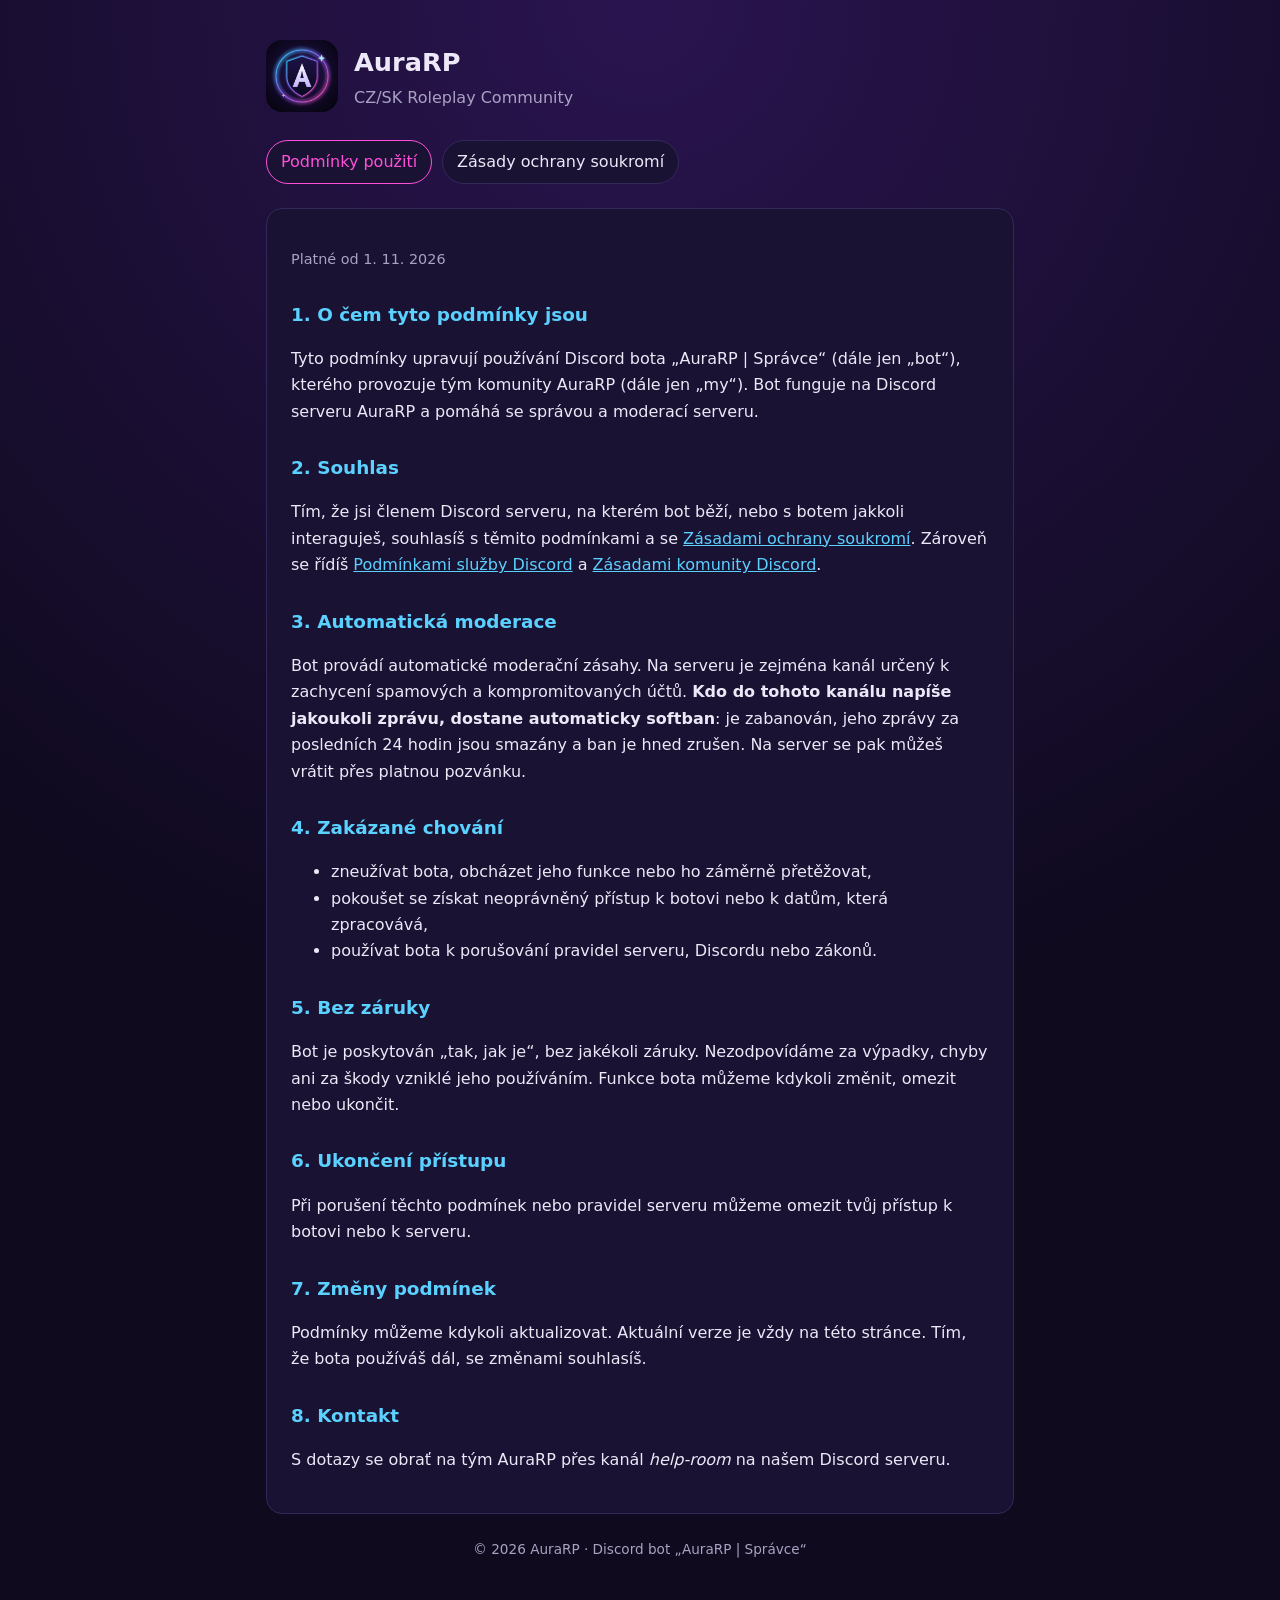
<file: index.html>
<!doctype html><html lang="cs"><head><meta charset="utf-8"><meta http-equiv="refresh" content="0; url=terms.html"><title>AuraRP</title></head><body><a href="terms.html">Podmínky použití</a> · <a href="privacy.html">Zásady ochrany soukromí</a></body></html>
</file>
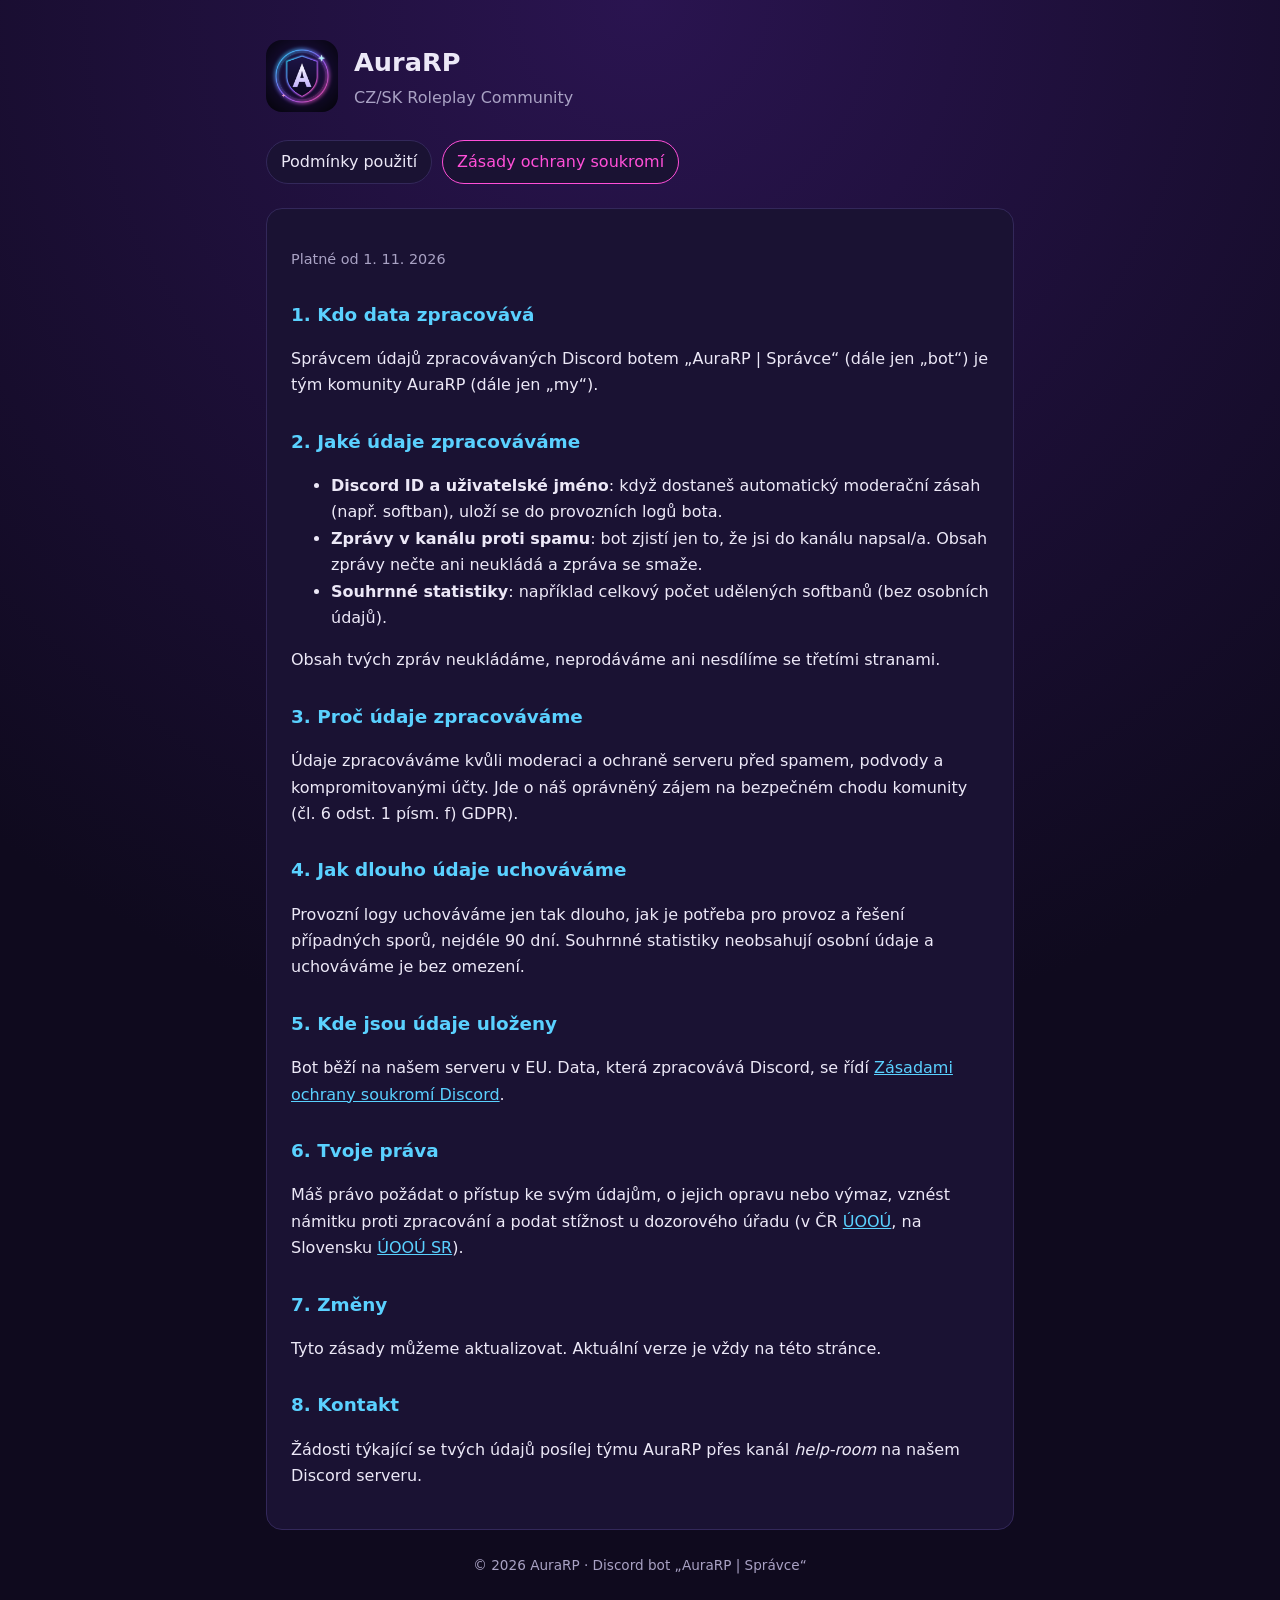
<file: privacy.html>
<!doctype html>
<html lang="cs"><head><meta charset="utf-8"><meta name="viewport" content="width=device-width,initial-scale=1">
<title>Zásady ochrany soukromí · AuraRP</title><link rel="icon" href="logo.png"><link rel="stylesheet" href="style.css"></head>
<body><main>
<header><img src="logo.png" alt="AuraRP logo"><div><h1>AuraRP</h1><p>CZ/SK Roleplay Community</p></div></header>
<nav><a href="terms.html">Podmínky použití</a><a href="privacy.html" class="active">Zásady ochrany soukromí</a></nav>
<article>
<p class="muted">Platné od 1. 11. 2026</p>
<h2>1. Kdo data zpracovává</h2>
<p>Správcem údajů zpracovávaných Discord botem „AuraRP | Správce“ (dále jen „bot“) je tým komunity AuraRP (dále jen „my“).</p>
<h2>2. Jaké údaje zpracováváme</h2>
<ul>
<li><strong>Discord ID a uživatelské jméno</strong>: když dostaneš automatický moderační zásah (např. softban), uloží se do provozních logů bota.</li>
<li><strong>Zprávy v kanálu proti spamu</strong>: bot zjistí jen to, že jsi do kanálu napsal/a. Obsah zprávy nečte ani neukládá a zpráva se smaže.</li>
<li><strong>Souhrnné statistiky</strong>: například celkový počet udělených softbanů (bez osobních údajů).</li>
</ul>
<p>Obsah tvých zpráv neukládáme, neprodáváme ani nesdílíme se třetími stranami.</p>
<h2>3. Proč údaje zpracováváme</h2>
<p>Údaje zpracováváme kvůli moderaci a ochraně serveru před spamem, podvody a kompromitovanými účty. Jde o náš oprávněný zájem na bezpečném chodu komunity (čl. 6 odst. 1 písm. f) GDPR).</p>
<h2>4. Jak dlouho údaje uchováváme</h2>
<p>Provozní logy uchováváme jen tak dlouho, jak je potřeba pro provoz a řešení případných sporů, nejdéle 90 dní. Souhrnné statistiky neobsahují osobní údaje a uchováváme je bez omezení.</p>
<h2>5. Kde jsou údaje uloženy</h2>
<p>Bot běží na našem serveru v EU. Data, která zpracovává Discord, se řídí <a href="https://discord.com/privacy">Zásadami ochrany soukromí Discord</a>.</p>
<h2>6. Tvoje práva</h2>
<p>Máš právo požádat o přístup ke svým údajům, o jejich opravu nebo výmaz, vznést námitku proti zpracování a podat stížnost u dozorového úřadu (v ČR <a href="https://uoou.gov.cz">ÚOOÚ</a>, na Slovensku <a href="https://dataprotection.gov.sk">ÚOOÚ SR</a>).</p>
<h2>7. Změny</h2>
<p>Tyto zásady můžeme aktualizovat. Aktuální verze je vždy na této stránce.</p>
<h2>8. Kontakt</h2>
<p>Žádosti týkající se tvých údajů posílej týmu AuraRP přes kanál <em>help-room</em> na našem Discord serveru.</p>
</article><footer>© 2026 AuraRP · Discord bot „AuraRP | Správce“</footer></main></body></html>
</file>
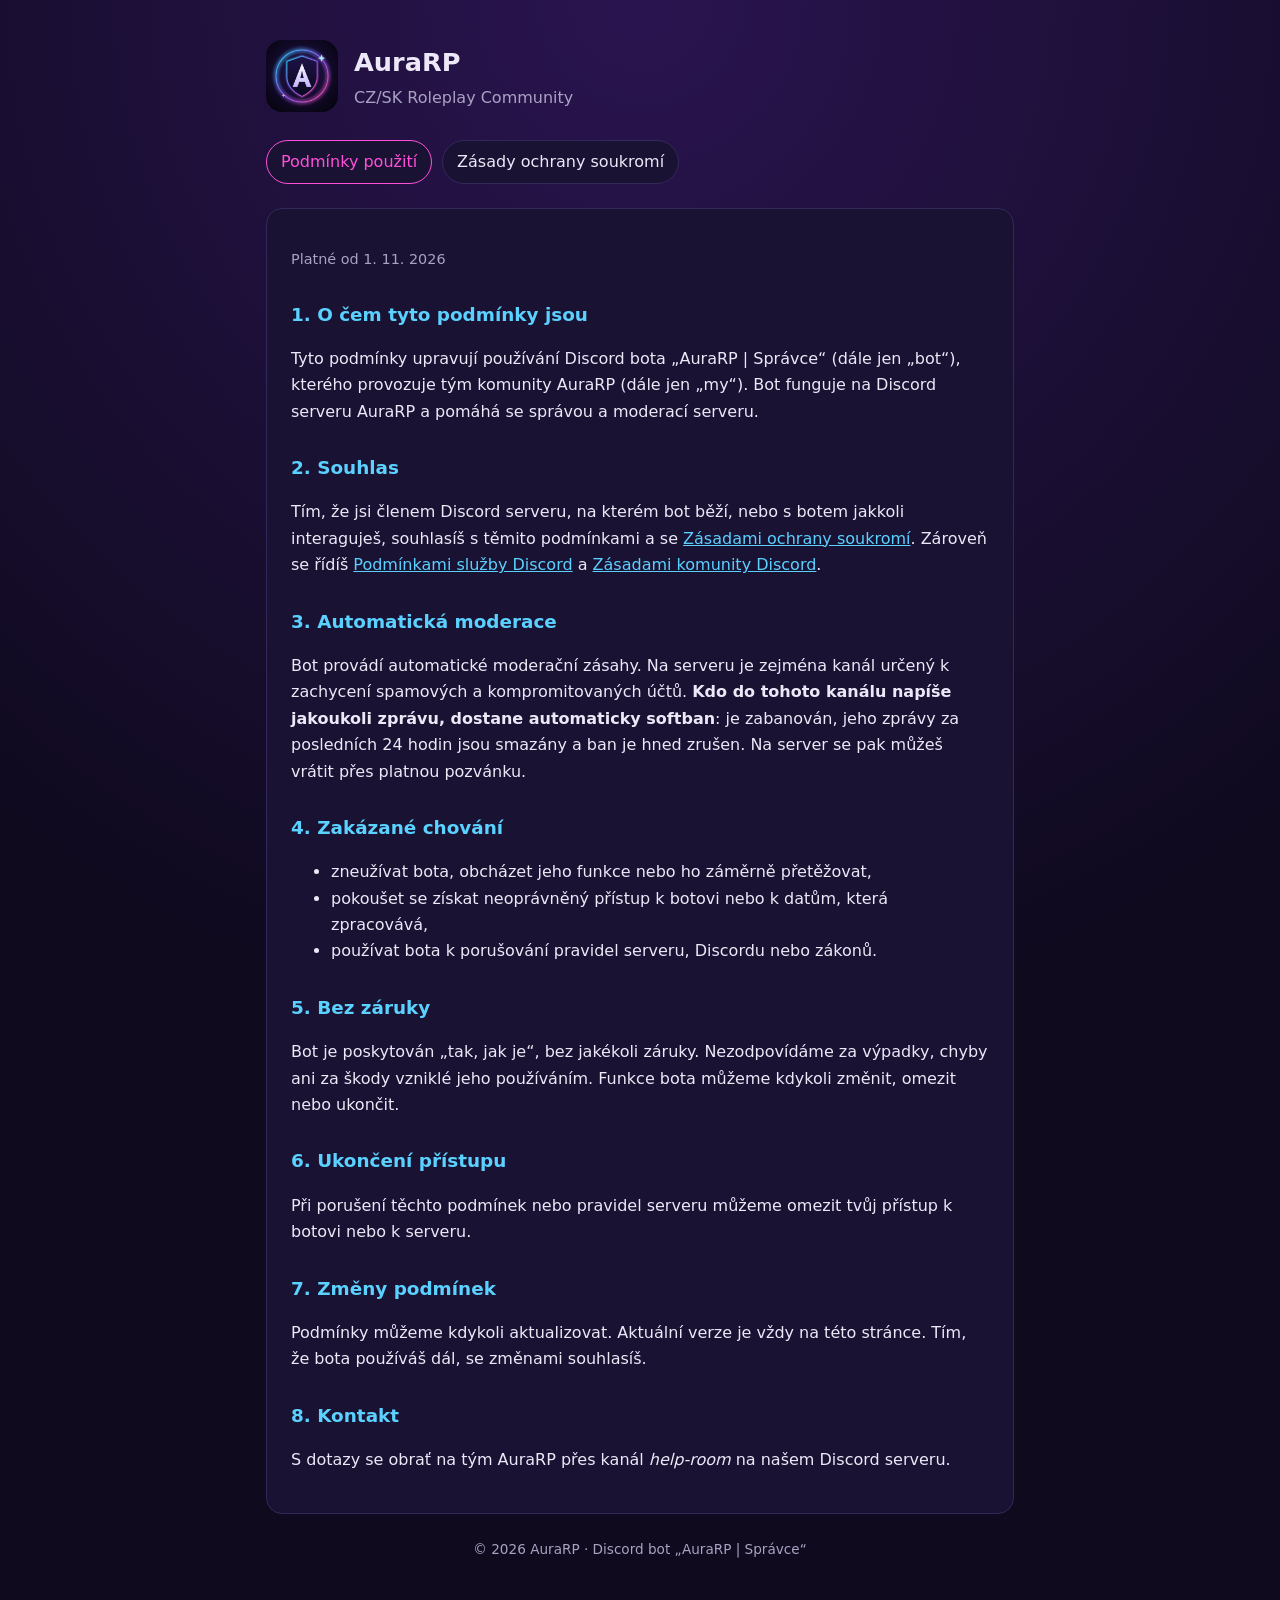
<file: terms.html>
<!doctype html>
<html lang="cs"><head><meta charset="utf-8"><meta name="viewport" content="width=device-width,initial-scale=1">
<title>Podmínky použití · AuraRP</title><link rel="icon" href="logo.png"><link rel="stylesheet" href="style.css"></head>
<body><main>
<header><img src="logo.png" alt="AuraRP logo"><div><h1>AuraRP</h1><p>CZ/SK Roleplay Community</p></div></header>
<nav><a href="terms.html" class="active">Podmínky použití</a><a href="privacy.html">Zásady ochrany soukromí</a></nav>
<article>
<p class="muted">Platné od 1. 11. 2026</p>
<h2>1. O čem tyto podmínky jsou</h2>
<p>Tyto podmínky upravují používání Discord bota „AuraRP | Správce“ (dále jen „bot“), kterého provozuje tým komunity AuraRP (dále jen „my“). Bot funguje na Discord serveru AuraRP a pomáhá se správou a moderací serveru.</p>
<h2>2. Souhlas</h2>
<p>Tím, že jsi členem Discord serveru, na kterém bot běží, nebo s botem jakkoli interaguješ, souhlasíš s těmito podmínkami a se <a href="privacy.html">Zásadami ochrany soukromí</a>. Zároveň se řídíš <a href="https://discord.com/terms">Podmínkami služby Discord</a> a <a href="https://discord.com/guidelines">Zásadami komunity Discord</a>.</p>
<h2>3. Automatická moderace</h2>
<p>Bot provádí automatické moderační zásahy. Na serveru je zejména kanál určený k zachycení spamových a kompromitovaných účtů. <strong>Kdo do tohoto kanálu napíše jakoukoli zprávu, dostane automaticky softban</strong>: je zabanován, jeho zprávy za posledních 24 hodin jsou smazány a ban je hned zrušen. Na server se pak můžeš vrátit přes platnou pozvánku.</p>
<h2>4. Zakázané chování</h2>
<ul>
<li>zneužívat bota, obcházet jeho funkce nebo ho záměrně přetěžovat,</li>
<li>pokoušet se získat neoprávněný přístup k botovi nebo k datům, která zpracovává,</li>
<li>používat bota k porušování pravidel serveru, Discordu nebo zákonů.</li>
</ul>
<h2>5. Bez záruky</h2>
<p>Bot je poskytován „tak, jak je“, bez jakékoli záruky. Nezodpovídáme za výpadky, chyby ani za škody vzniklé jeho používáním. Funkce bota můžeme kdykoli změnit, omezit nebo ukončit.</p>
<h2>6. Ukončení přístupu</h2>
<p>Při porušení těchto podmínek nebo pravidel serveru můžeme omezit tvůj přístup k botovi nebo k serveru.</p>
<h2>7. Změny podmínek</h2>
<p>Podmínky můžeme kdykoli aktualizovat. Aktuální verze je vždy na této stránce. Tím, že bota používáš dál, se změnami souhlasíš.</p>
<h2>8. Kontakt</h2>
<p>S dotazy se obrať na tým AuraRP přes kanál <em>help-room</em> na našem Discord serveru.</p>
</article><footer>© 2026 AuraRP · Discord bot „AuraRP | Správce“</footer></main></body></html>
</file>
<file: style.css>
:root{--bg:#0f0a1e;--card:#1a1233;--text:#ece8f7;--muted:#a9a2c4;--accent:#ff4fd8;--accent2:#5ad1ff}
*{box-sizing:border-box}
body{margin:0;background:radial-gradient(circle at top,#2a1450 0,var(--bg) 60%);color:var(--text);font:16px/1.65 system-ui,-apple-system,"Segoe UI",Roboto,sans-serif;min-height:100vh}
main{max-width:780px;margin:0 auto;padding:40px 16px 64px}
header{display:flex;align-items:center;gap:16px;margin-bottom:28px}
header img{width:72px;height:72px;border-radius:16px}
header h1{margin:0;font-size:1.6rem}
header p{margin:2px 0 0;color:var(--muted)}
nav{display:flex;gap:10px;flex-wrap:wrap;margin-bottom:24px}
nav a{padding:8px 14px;border-radius:999px;background:var(--card);color:var(--text);text-decoration:none;border:1px solid #33285a}
nav a.active{border-color:var(--accent);color:var(--accent)}
article{background:var(--card);border:1px solid #33285a;border-radius:16px;padding:24px}
h2{color:var(--accent2);font-size:1.15rem;margin:28px 0 8px}
h2:first-child{margin-top:0}
a{color:var(--accent2)}
.muted{color:var(--muted);font-size:.9rem}
footer{margin-top:24px;text-align:center;color:var(--muted);font-size:.85rem}
</file>
